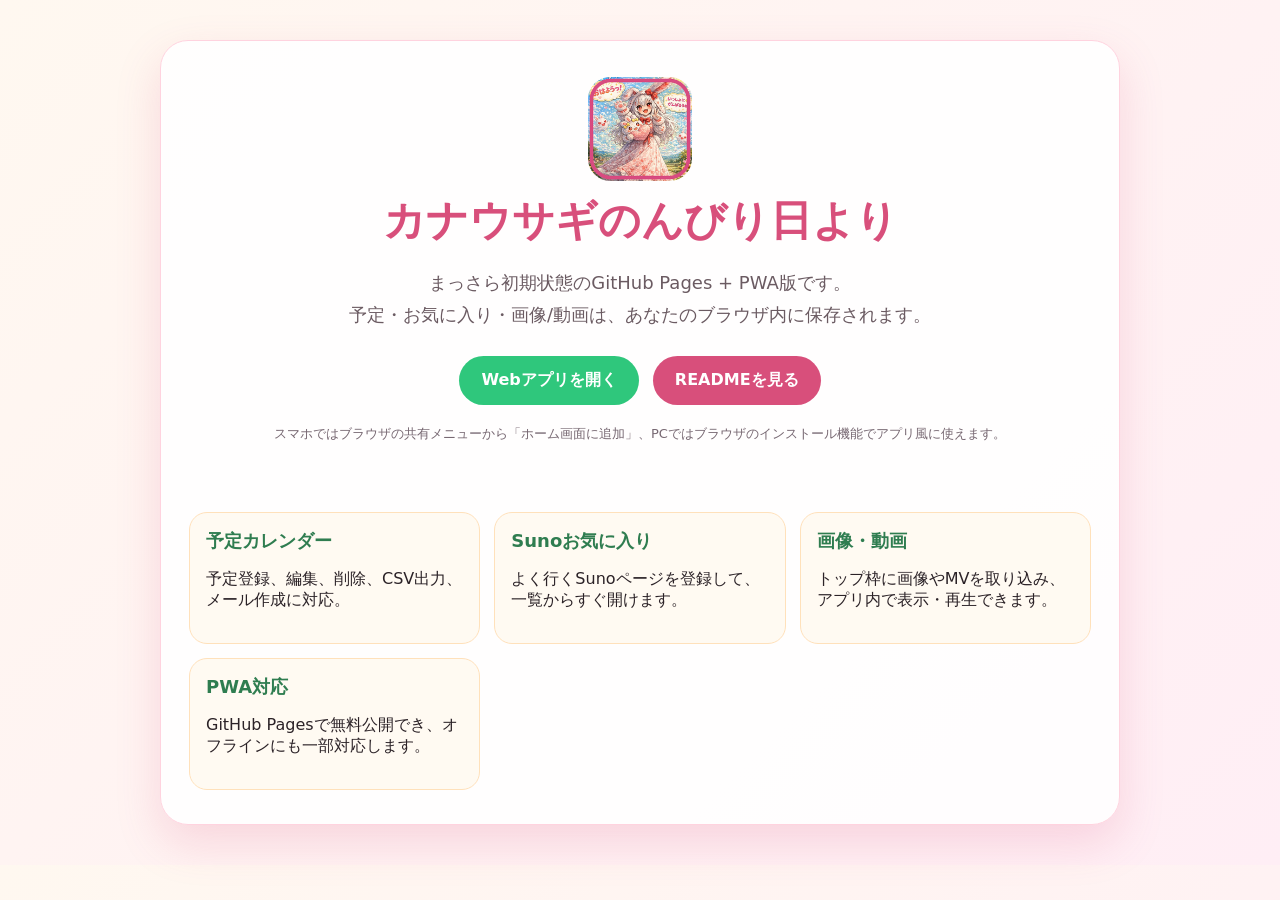
<file: index.html>
<!doctype html>
<html lang="ja">
<head>
  <meta charset="utf-8">
  <meta name="viewport" content="width=device-width,initial-scale=1">
  <title>カナウサギのんびり日より</title>
  <meta name="description" content="予定管理、Sunoお気に入り、画像・動画表示をまとめるカナウサギPWAアプリ">
  <link rel="icon" href="./app/assets/icon-192.png?v=20260509fix">
  <style>
    body{margin:0;font-family:"Yu Gothic UI",system-ui,sans-serif;background:linear-gradient(135deg,#fff8f0,#ffeef5);color:#2b2227}
    .wrap{max-width:960px;margin:0 auto;padding:40px 20px}.card{background:rgba(255,255,255,.9);border:1px solid #ffd3df;border-radius:28px;box-shadow:0 18px 45px rgba(216,79,123,.18);overflow:hidden;text-align:center}.hero{padding:36px}h1{font-size:42px;color:#d84f7b;margin:8px 0}.lead{font-size:18px;line-height:1.8;color:#6b5b62}.btns{display:flex;gap:14px;justify-content:center;flex-wrap:wrap;margin-top:24px}.btn{display:inline-block;background:#2fc77c;color:white;text-decoration:none;font-weight:800;padding:14px 22px;border-radius:999px}.btn.sub{background:#d84f7b}.grid{display:grid;grid-template-columns:repeat(auto-fit,minmax(220px,1fr));gap:14px;padding:20px 28px 34px;text-align:left}.box{background:#fffaf2;border:1px solid #ffe1bb;border-radius:18px;padding:16px}h2{color:#2f7d50;margin:0 0 8px;font-size:18px}.note{font-size:13px;color:#776872;margin-top:20px}
  </style>
</head>
<body>
  <div class="wrap"><div class="card">
    <div class="hero">
      <img src="./app/assets/icon-192.png?v=20260509fix" alt="カナウサギ" width="104" height="104">
      <h1>カナウサギのんびり日より</h1>
      <p class="lead">まっさら初期状態のGitHub Pages + PWA版です。<br>予定・お気に入り・画像/動画は、あなたのブラウザ内に保存されます。</p>
      <div class="btns">
        <a class="btn" href="./app/">Webアプリを開く</a>
        <a class="btn sub" href="./docs/README.md">READMEを見る</a>
      </div>
      <p class="note">スマホではブラウザの共有メニューから「ホーム画面に追加」、PCではブラウザのインストール機能でアプリ風に使えます。</p>
    </div>
    <div class="grid">
      <div class="box"><h2>予定カレンダー</h2><p>予定登録、編集、削除、CSV出力、メール作成に対応。</p></div>
      <div class="box"><h2>Sunoお気に入り</h2><p>よく行くSunoページを登録して、一覧からすぐ開けます。</p></div>
      <div class="box"><h2>画像・動画</h2><p>トップ枠に画像やMVを取り込み、アプリ内で表示・再生できます。</p></div>
      <div class="box"><h2>PWA対応</h2><p>GitHub Pagesで無料公開でき、オフラインにも一部対応します。</p></div>
    </div>
  </div></div>
</body>
</html>
</file>
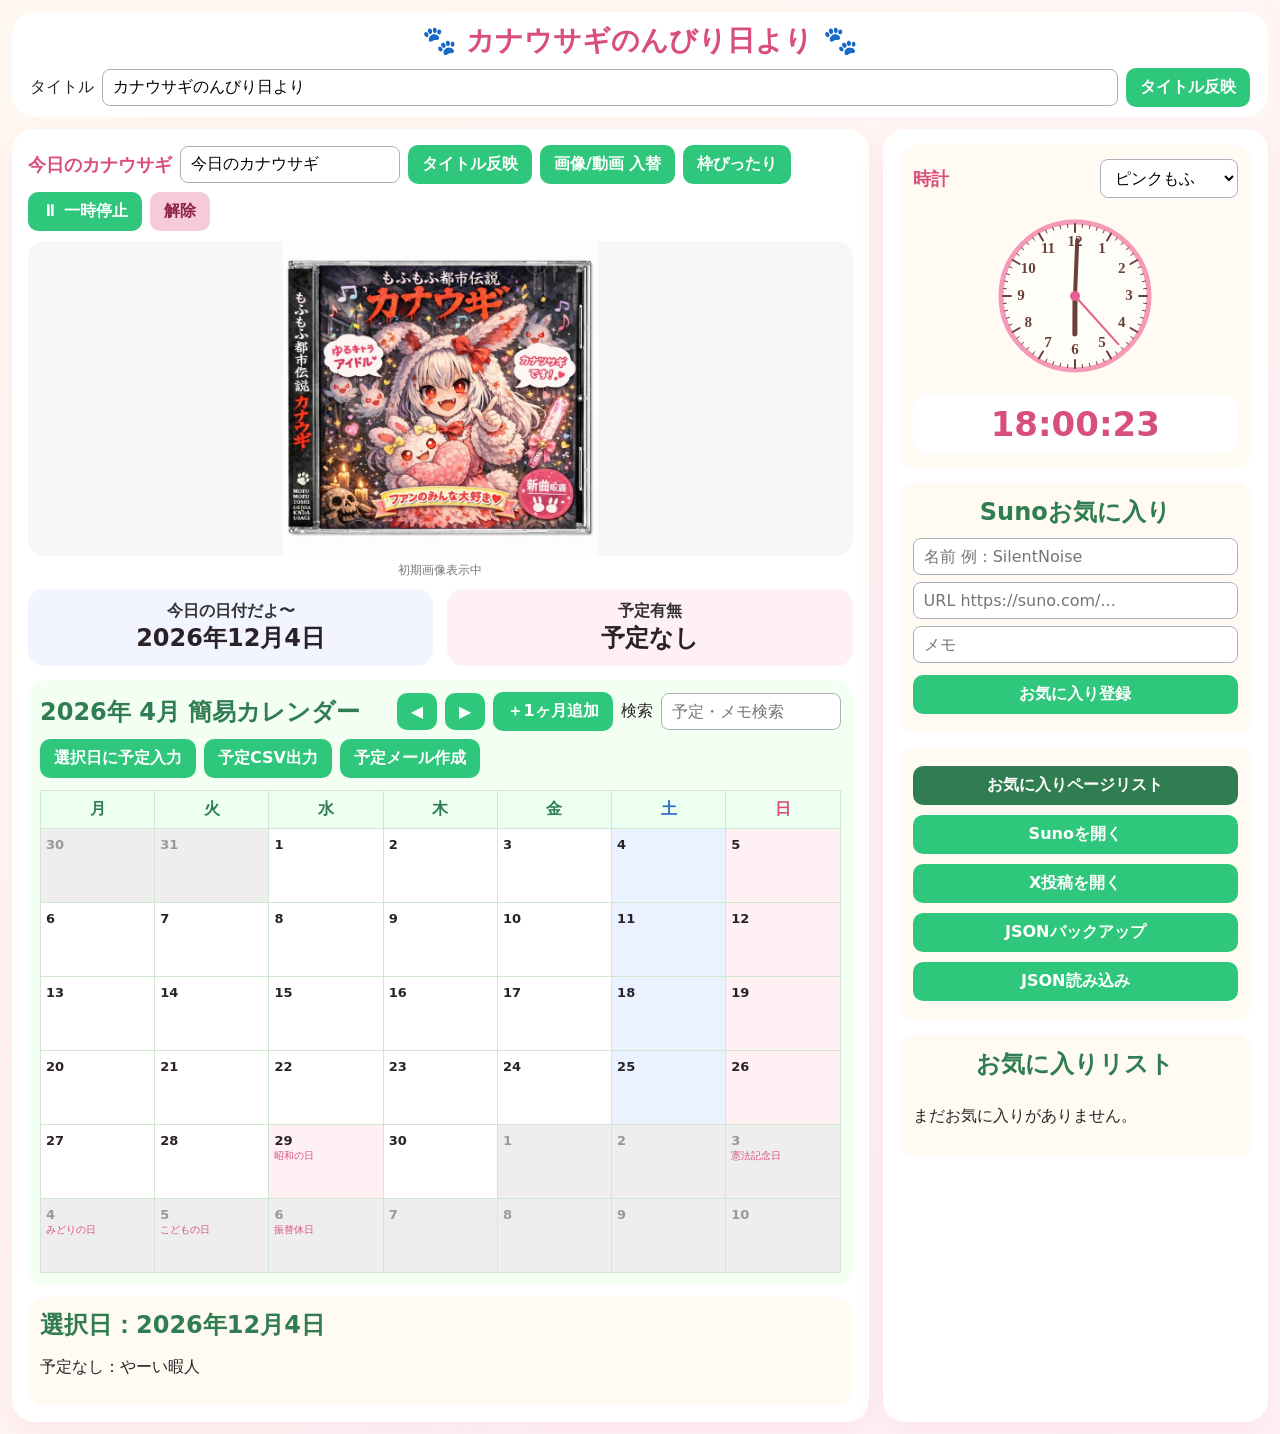
<file: app/index.html>
<!doctype html>
<html lang="ja">
<head>
  <meta charset="utf-8">
  <meta name="viewport" content="width=device-width,initial-scale=1">
  <title>カナウサギのんびり日より</title>
  <meta name="theme-color" content="#d84f7b">
  <link rel="manifest" href="./manifest.json?v=20260509fix">
  <link rel="icon" href="./assets/icon-192.png?v=20260509fix">
  <link rel="stylesheet" href="./style.css?v=20260509fix">
</head>
<body>
<div id="app" class="app">
  <header class="header">
    <div class="titleLine">
      <h1 id="appTitle">🐾 カナウサギのんびり日より 🐾</h1>
      <button id="installBtn" class="ghost" hidden>アプリとして追加</button>
    </div>
    <div class="titleEdit">
      <label>タイトル</label><input id="titleInput" type="text"><button id="saveTitleBtn">タイトル反映</button>
    </div>
  </header>

  <main class="layout">
    <section class="mainPanel">
      <div class="mediaControls">
        <label id="mediaTitleLabel">今日のカナウサギ</label>
        <input id="mediaTitleInput" type="text" value="今日のカナウサギ">
        <button id="saveMediaTitleBtn">タイトル反映</button>
        <button id="mediaPickBtn">画像/動画 入替</button>
        <button id="mediaFitBtn">枠ぴったり</button>
        <button id="mediaPauseBtn">⏸ 一時停止</button>
        <button id="mediaClearBtn" class="dangerLight">解除</button>
        <input id="mediaFile" type="file" accept="image/*,video/*" hidden>
      </div>
      <div class="mediaStage" id="mediaStage">
        <img id="mediaImg" alt="カナウサギ画像">
        <video id="mediaVideo" muted loop playsinline controls></video>
        <div id="mediaEmpty" class="mediaEmpty">画像・動画を取り込めます</div>
      </div>
      <p id="mediaHint" class="hint"></p>

      <div class="dateCards">
        <div class="dateCard"><span>今日の日付だよ〜</span><strong id="todayText"></strong></div>
        <div class="dateCard pink"><span>予定有無</span><strong id="todayFlag">予定なし</strong></div>
      </div>

      <section class="calendarBox">
        <div class="calendarToolbar">
          <h2 id="calendarTitle"></h2>
          <button id="prevMonth">◀</button><button id="nextMonth">▶</button><button id="addMonthBtn">＋1ヶ月追加</button>
          <label>検索</label><input id="searchInput" type="search" placeholder="予定・メモ検索">
          <button id="addScheduleBtn">選択日に予定入力</button>
          <button id="csvBtn">予定CSV出力</button>
          <button id="mailBtn">予定メール作成</button>
        </div>
        <div id="calendarGrid" class="calendarGrid"></div>
      </section>

      <section class="selectedSchedules">
        <h2 id="selectedTitle">選択日の予定</h2>
        <div id="selectedList"></div>
      </section>
    </section>

    <aside class="sidePanel">
      <section class="clockBox">
        <div class="clockHead"><strong>時計</strong><select id="clockStyle"><option>ピンクもふ</option><option>クラシック</option><option>ソーダブルー</option><option>ネオン夜</option><option>画像取り込み</option></select><input id="clockImageFile" type="file" accept="image/*" hidden></div>
        <canvas id="clockCanvas" width="180" height="180"></canvas>
        <div id="digitalClock" class="digitalClock">00:00:00</div>
      </section>

      <section class="favInput">
        <h2>Sunoお気に入り</h2>
        <input id="favName" placeholder="名前 例：SilentNoise">
        <input id="favUrl" placeholder="URL https://suno.com/...">
        <input id="favMemo" placeholder="メモ">
        <button id="addFavBtn">お気に入り登録</button>
      </section>

      <section class="shortcuts">
        <button id="favSidebarBtn" class="dark">お気に入りページリスト</button>
        <button id="sunoBtn">Sunoを開く</button>
        <button id="xBtn">X投稿を開く</button>
        <button id="backupBtn">JSONバックアップ</button>
        <button id="restoreBtn">JSON読み込み</button>
        <input id="restoreFile" type="file" accept="application/json,.json" hidden>
      </section>

      <section class="favListBox">
        <h2>お気に入りリスト</h2>
        <div id="favList" class="favList"></div>
      </section>
    </aside>
  </main>
</div>

<div id="scheduleModal" class="modal" hidden>
  <div class="modalCard large">
    <div class="modalHead"><h2 id="scheduleModalTitle">予定入力</h2><button class="close" data-close="scheduleModal">×</button></div>
    <div class="formGrid">
      <label>開始日</label><input id="schStart" type="date">
      <label>終了日</label><input id="schEnd" type="date">
      <label>開始時刻</label><select id="schStartTime"></select>
      <label>終了時刻</label><select id="schEndTime"></select>
      <label>予定</label><input id="schTitle" type="text">
      <label>メモ</label><input id="schMemo" type="text">
      <label>種別</label><select id="schKind"><option>日常</option><option>制作</option><option>Suno</option><option>仕事</option><option>休み</option><option>通院</option><option>買い物</option><option>イベント</option><option>メモ</option><option>その他</option></select>
      <label>予定有無</label><select id="schFlag"><option>予定あり</option><option>予定なし</option></select>
      <label>優先度</label><select id="schPriority"><option>高</option><option selected>中</option><option>低</option></select>
      <label>状態</label><select id="schState"><option>未着手</option><option>進行中</option><option>完了</option><option>保留</option><option>キャンセル</option></select>
    </div>
    <button id="saveScheduleBtn" class="wide danger">保存して反映</button>
    <h3>登録済み予定</h3>
    <div id="scheduleEditList" class="editList"></div>
  </div>
</div>

<div id="favModal" class="modal" hidden>
  <div class="modalCard favModalCard">
    <div class="modalHead"><h2>Sunoお気に入りページリスト</h2><button class="close" data-close="favModal">×</button></div>
    <div class="favSidebarLayout">
      <div id="favSideList" class="favSideList"></div>
      <div class="favDetail"><h2 id="favDetailName">お気に入りを選択</h2><p id="favDetailMemo"></p><p id="favDetailUrl" class="small"></p><button id="favOpenBtn">このページを開く</button><button id="favEditBtn">編集</button><button id="favDeleteBtn" class="dangerLight">削除</button></div>
    </div>
  </div>
</div>

<div id="favEditModal" class="modal" hidden>
  <div class="modalCard">
    <div class="modalHead"><h2>お気に入り編集</h2><button class="close" data-close="favEditModal">×</button></div>
    <input id="editFavName" placeholder="名前"><input id="editFavUrl" placeholder="URL"><input id="editFavMemo" placeholder="メモ"><button id="saveFavEditBtn">保存</button>
  </div>
</div>

<script src="./script.js?v=20260509fix" defer></script>
</body>
</html>
</file>
<file: app/style.css>
:root{--pink:#d84f7b;--green:#2fc77c;--darkgreen:#2f7d50;--cream:#fff8f0;--panel:#fff;--soft:#fffaf2;--blue:#eaf2ff;--danger:#d84f7b;--line:#ffd3df;--text:#2b2227}*{box-sizing:border-box}body{margin:0;font-family:"Yu Gothic UI",system-ui,sans-serif;background:linear-gradient(135deg,#fff8f0,#fff1f7);color:var(--text)}button,input,select{font:inherit}button{border:0;border-radius:10px;background:var(--green);color:#fff;font-weight:800;padding:9px 14px;cursor:pointer}button:hover{filter:brightness(.96)}button.dark{background:var(--darkgreen)}button.danger,.danger{background:var(--danger)!important}.dangerLight{background:#f7cad8;color:#8d2347}.ghost{background:#fff;color:var(--pink);border:1px solid var(--line)}input,select{border:1px solid #aab1b8;border-radius:8px;padding:8px 10px;background:#fff}.app{max-width:1500px;margin:0 auto;padding:12px}.header{background:#fff;border-radius:22px;padding:10px 18px;margin-bottom:12px}.titleLine{display:flex;align-items:center;gap:14px}.titleLine h1{margin:0;flex:1;text-align:center;color:var(--pink);font-size:28px}.titleEdit{display:flex;align-items:center;gap:8px;margin-top:8px}.titleEdit input{flex:1}.layout{display:grid;grid-template-columns:minmax(720px,2fr) minmax(330px,0.9fr);gap:14px}.mainPanel,.sidePanel{background:#fff;border-radius:22px;padding:16px;box-shadow:0 10px 28px rgba(216,79,123,.08)}.mediaControls{display:flex;align-items:center;gap:8px;flex-wrap:wrap}.mediaControls label{font-weight:800;color:var(--pink);font-size:18px}.mediaControls input{width:220px}.mediaStage{height:315px;background:#f7f7f7;border-radius:16px;display:flex;align-items:center;justify-content:center;overflow:hidden;margin-top:10px;position:relative}#mediaImg,#mediaVideo{max-width:100%;max-height:100%;display:none}.fitCover #mediaImg,.fitCover #mediaVideo{width:100%;height:100%;object-fit:cover}.fitContain #mediaImg,.fitContain #mediaVideo{width:100%;height:100%;object-fit:contain}.mediaEmpty{color:#777}.hint{font-size:12px;text-align:center;color:#777;margin:6px 0 10px}.dateCards{display:grid;grid-template-columns:1fr 1fr;gap:14px}.dateCard{border-radius:16px;background:#f2f5ff;padding:12px;text-align:center}.dateCard.pink{background:#fff0f4}.dateCard span{display:block;font-weight:800;color:#333}.dateCard strong{font-size:24px}.calendarBox{background:#f4fff4;border-radius:18px;padding:12px;margin-top:14px}.calendarToolbar{display:flex;align-items:center;gap:8px;flex-wrap:wrap}.calendarToolbar h2{margin:0;color:var(--darkgreen);flex:1;min-width:220px}.calendarToolbar input{width:180px}.calendarGrid{display:grid;grid-template-columns:repeat(7,1fr);border-left:1px solid #cfe8cf;border-top:1px solid #cfe8cf;margin-top:12px;background:#fff}.dow{font-weight:900;text-align:center;padding:8px;color:var(--darkgreen);background:#ecfff1;border-right:1px solid #cfe8cf;border-bottom:1px solid #cfe8cf}.dow.sat{color:#2d6ccf}.dow.sun{color:var(--pink)}.day{min-height:74px;border-right:1px solid #cfe8cf;border-bottom:1px solid #cfe8cf;padding:5px;position:relative;cursor:pointer;background:#fff}.day.out{background:#eee;color:#999}.day.sat:not(.out){background:#eaf2ff}.day.sun:not(.out),.day.holiday:not(.out){background:#fff0f4}.day.has:not(.out){background:#ffe3ef}.day.rest:not(.out){background:#e6f7ff}.day.memo:not(.out){background:#fff6dd}.day.search:not(.out){background:#fff3a6}.day.selected{outline:3px solid var(--green);z-index:1}.day.today{box-shadow:inset 0 0 0 3px #ff7aa2}.num{font-weight:900;font-size:13px}.holidayName{font-size:10px;color:var(--pink);display:block;white-space:nowrap;overflow:hidden;text-overflow:ellipsis}.mark{position:absolute;right:5px;top:5px;color:var(--pink);font-weight:900}.todayLabel{position:absolute;right:5px;bottom:4px;font-size:10px;color:var(--pink);font-weight:900}.bar{height:8px;background:#ff9fbd;border-radius:99px;margin-top:5px;color:#fff;font-size:8px;line-height:8px;padding:0 4px;overflow:hidden}.selectedSchedules{background:#fffaf2;border-radius:18px;padding:12px;margin-top:12px}.selectedSchedules h2{margin:0 0 8px;color:var(--darkgreen)}.scheduleItem{background:#fff;border:1px solid #ffe1bb;border-radius:12px;padding:10px;margin:8px 0}.clockBox,.favInput,.shortcuts,.favListBox{background:#fffaf2;border-radius:18px;padding:14px;margin-bottom:14px}.clockHead{display:flex;align-items:center;gap:8px}.clockHead strong{color:var(--pink);font-size:18px;flex:1}#clockCanvas{display:block;margin:8px auto}.digitalClock{background:#fff;border-radius:14px;text-align:center;color:var(--pink);font-size:34px;font-weight:900;padding:10px}.favInput h2,.favListBox h2{margin:0 0 10px;color:var(--darkgreen);text-align:center}.favInput input{display:block;width:100%;margin:7px 0}.favInput button,.shortcuts button{width:100%;margin:5px 0}.favList{max-height:220px;overflow:auto}.favRow{background:#fff;border-radius:12px;padding:10px;margin:7px 0;display:flex;gap:8px;align-items:center}.favInfo{flex:1;cursor:pointer}.favName{font-weight:900}.favMemo{font-size:12px;color:#777}.modal{position:fixed;inset:0;background:rgba(0,0,0,.32);display:flex;align-items:center;justify-content:center;z-index:99;padding:16px}.modal[hidden]{display:none}.modalCard{background:#fff;border-radius:18px;padding:16px;max-width:560px;width:100%;max-height:92vh;overflow:auto}.modalCard.large{max-width:760px}.modalHead{display:flex;align-items:center;gap:12px}.modalHead h2{flex:1;margin:0;color:var(--pink)}.close{background:#eee;color:#333;border-radius:99px}.formGrid{display:grid;grid-template-columns:110px 1fr;gap:10px;align-items:center;margin:14px 0}.formGrid input,.formGrid select{width:100%}.wide{width:100%;margin:10px 0}.editList{max-height:240px;overflow:auto}.editRow{display:grid;grid-template-columns:1fr auto auto;gap:8px;align-items:center;background:#fffaf2;border-radius:12px;padding:8px;margin:6px 0}.favModalCard{max-width:850px}.favSidebarLayout{display:grid;grid-template-columns:1fr 1.5fr;gap:14px}.favSideList{max-height:420px;overflow:auto;background:#f8f8f8;border-radius:14px;padding:8px}.favSideItem{background:#fffaf2;border-radius:12px;padding:12px;margin:8px;cursor:pointer}.favSideItem.active{outline:3px solid var(--green)}.favDetail{background:#fffaf2;border-radius:14px;padding:18px}.favDetail button{display:block;width:100%;margin:8px 0}.small{font-size:13px;color:#777;word-break:break-all}@media(max-width:980px){.layout{grid-template-columns:1fr}.titleLine{display:block}.titleLine h1{text-align:left}.dateCards{grid-template-columns:1fr}.calendarToolbar input{width:100%}.day{min-height:64px}.favSidebarLayout{grid-template-columns:1fr}.mediaControls input{width:100%}}
</file>
